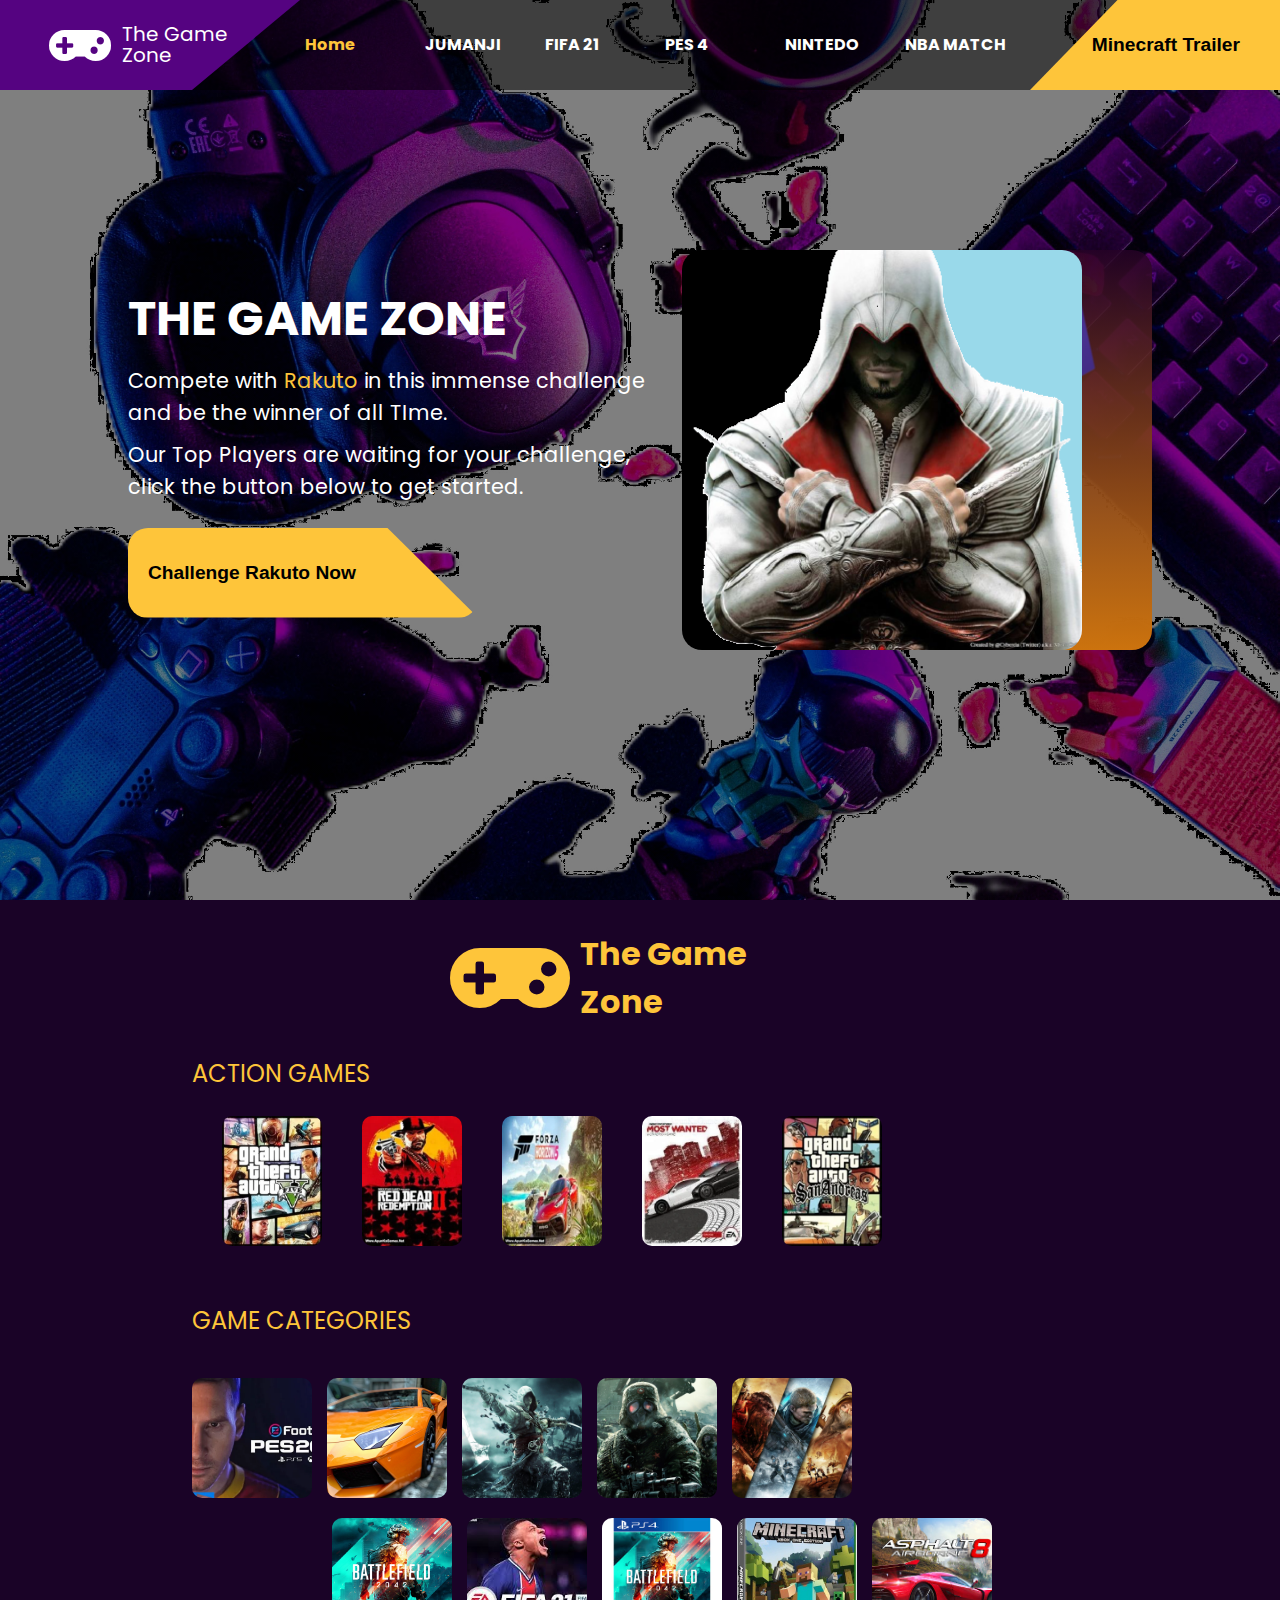
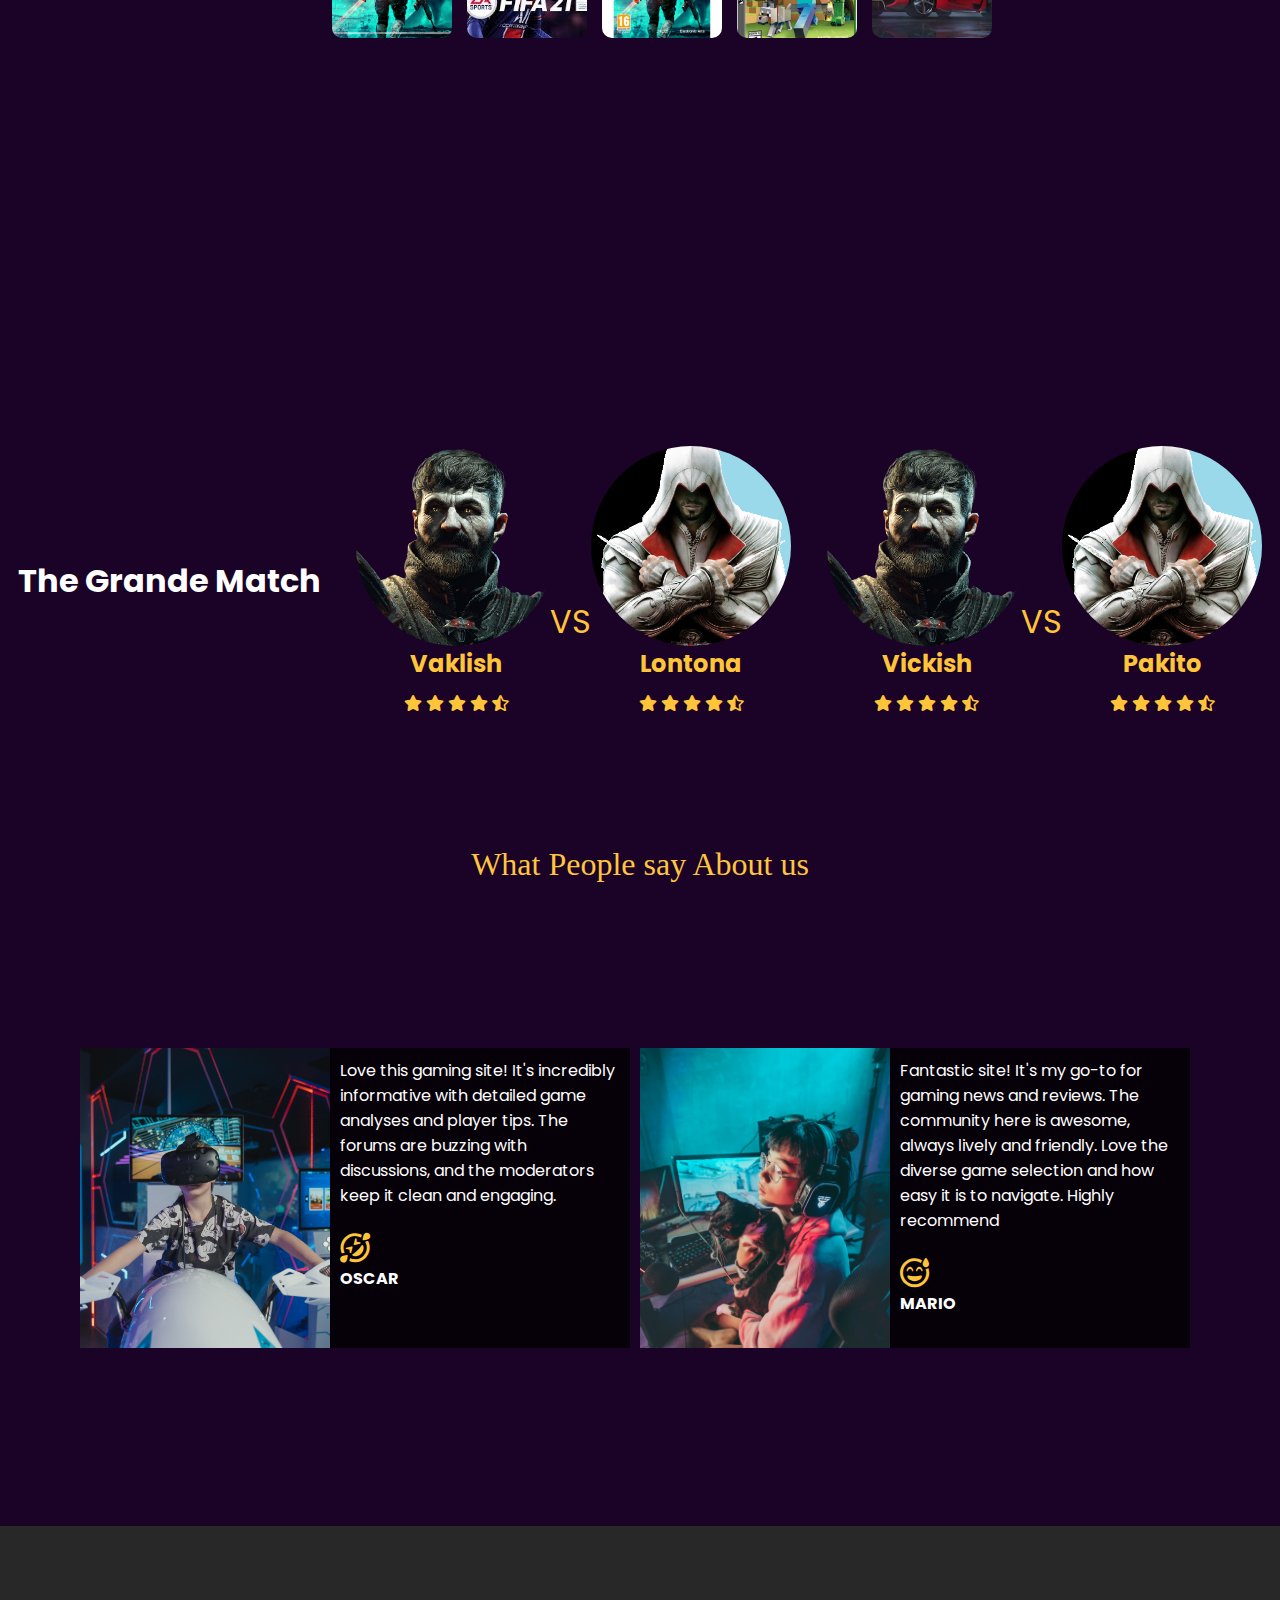
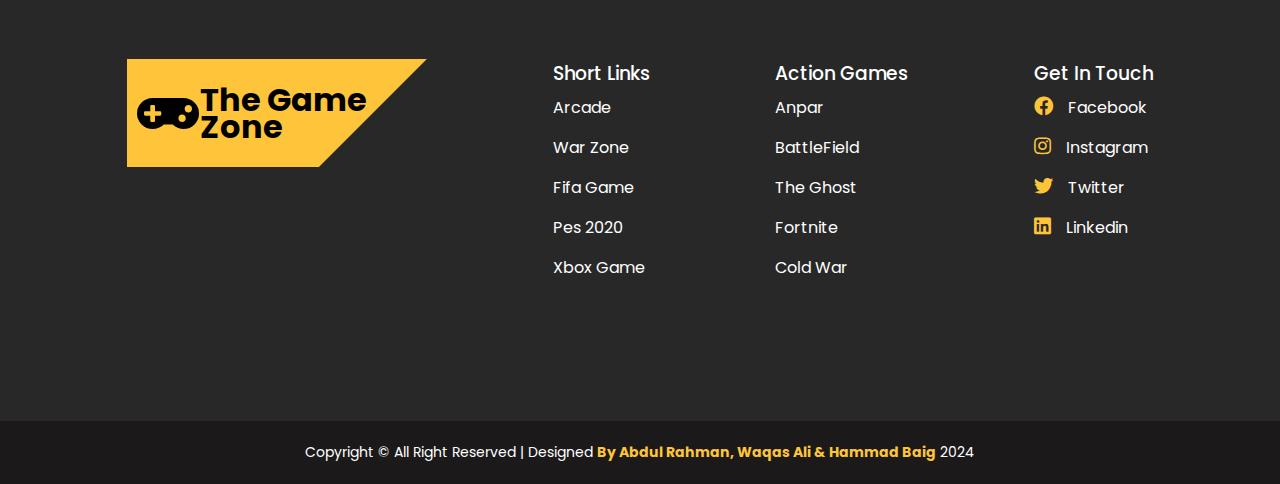
<file: index.html>
<!DOCTYPE html>
<html lang="en">
<head>
    <meta charset="UTF-8">
    <meta http-equiv="X-UA-Compatible" content="IE=edge">
    <meta name="viewport" content="width=device-width, initial-scale=1.0">
    <title>Gaming Website</title>
    <link rel="stylesheet" href="css/all.min.css">
    <link rel="stylesheet" href="css/style.css">
</head>
<body>

    
    <div class="container">
        <header>
            <div class="logo">
                <i class="fas fa-gamepad"></i>
                <p>The Game Zone</p>
            </div>
            <ul class="navbar">
                <li><a href="index.html" class="active">Home</a></li>
                <li><a href="jumanji.html">JUMANJI</a></li>
                <li><a href="add to cart.html">FIFA 21</a></li>
                <li><a href="pes.html">PES 4</a></li>
                <li><a href="#">NINTEDO</a></li>
                <li><a href="nbamatch.html">NBA MATCH</a></li>
            </ul>
            <!-- <button type="button" id="btn"><i class="fas fa-play"></i>PLAY NOW</button> -->
            <a href="minecraft.html"><button type="button" id="btn">Minecraft Trailer</button></a>
        </header>

        <div class="content-wrapper">
            <div class="content-desc">
                <h1>THE GAME ZONE</h1>
                <p>Compete with <span>Rakuto</span> in this immense challenge and be the 
                    winner of all TIme.</p>
                <p>Our Top Players are waiting for your challenge, click the 
                    button below to get started.</p>

                <a href="rakuto.html"><button id="btn2">Challenge Rakuto Now</button></a>
            </div>

            <div class="rakuto"></div>
        </div>
    </div>

    <div class="logo-section">
        <i class="fas fa-gamepad"></i>
        <h1>The Game Zone</h1>
    </div>
    
    <section class="section-1">
        <div class="section-1-wrapper">  
            <h1>ACTION GAMES</h1>
            <br>
            <div class="section-1-img">
                <a href="https://apunka.games/" target="_blank"><img src="images/gta v.webp" class="img img-1" alt=""></a>
                <a href="https://apunka.games/red-dead-redemption-2/" target="_blank"><img src="images/rdr2.webp" class="img img-2" alt=""></a>
                <a href="https://apunka.games/forza-horizon-5/" target="_blank"><img src="images/Forza-Horizon-5-244x300.webp" class="img img-3" alt=""></a>
                <a href="https://apunka.games/need-for-speed-most-wanted-2012/" target="_blank"><img src="images/need-for-speed-most-wanted-2012-cover-244x300.webp" class="img img-4" alt=""></a>
                <a href="https://apunka.games/gta-san-andreas-sa/" target="_blank"><img src="images/san-andreas-248x300.webp" class="img img-5" alt=""></a>
                
                
                
            
                
            </div>
        </div>
        
        <div class="game-categories">
            <h1>GAME CATEGORIES</h1>
            <div class="game-wrapper">
                <a href="#"><div class="gw gw-1"></div></a>
                <a href="#"><div class="gw gw-2"></div></a>
                <a href="#"><div class="gw gw-3"></div></a>
                <a href="#"><div class="gw gw-4"></div></a>
                <a href="#"><div class="gw gw-5"></div></a>
            </div>
    
            <div class="game-wrapper left">
                <a href="#"><div class="gw gw-6"></div></a>
                <a href="#"><div class="gw gw-7"></div></a>
                <a href="#"><div class="gw gw-8"></div></a>
                <a href="#"><div class="gw gw-9"></div></a>
                <a href="#"><div class="gw gw-10"></div></a>
            </div>
        </div>
    </section>

    <!-- New section is down here below -->

    <section class="section-2">
        <h1>The Grande Match</h1>
        <div class="players">
            <div class="p-image p-image-1"></div>
            <span>Vaklish</span>
            <div class="stars">
                <i class="fas fa-star"></i>
                <i class="fas fa-star"></i>
                <i class="fas fa-star"></i>
                <i class="fas fa-star"></i>
                <i class="fas fa-star-half-alt"></i>
            </div>
        </div>
        <!-- Player 2 -->
        <div class="players">
            <div class="p-image p-image-2"></div>
            <span>Lontona</span>
            <div class="stars">
                <i class="fas fa-star"></i>
                <i class="fas fa-star"></i>
                <i class="fas fa-star"></i>
                <i class="fas fa-star"></i>
                <i class="fas fa-star-half-alt"></i>
            </div>
        </div>
             <!-- Player 3 -->
        <div class="players">
            <div class="p-image p-image-3"></div>
            <span>Vickish</span>
            <div class="stars">
                <i class="fas fa-star"></i>
                <i class="fas fa-star"></i>
                <i class="fas fa-star"></i>
                <i class="fas fa-star"></i>
                <i class="fas fa-star-half-alt"></i>
            </div>
        </div>
             <!-- Player 4 -->
        <div class="players">
            <div class="p-image p-image-4"></div>
            <span>Pakito</span>
            <div class="stars">
                <i class="fas fa-star"></i>
                <i class="fas fa-star"></i>
                <i class="fas fa-star"></i>
                <i class="fas fa-star"></i>
                <i class="fas fa-star-half-alt"></i>
            </div>
        </div>
    </section>
    <div class="section-3">
        <br>
        <h1 style="font-family: fantasy; color: #fec53f; margin-top: 15px;">What People say About us</h1>
        <div class="section-3-wrapper">
            <div class="feedback"></div>
            <div class="feedback-desc">
                <p>Love this gaming site! It's incredibly informative with detailed game analyses and player tips. The forums are buzzing with discussions, and the moderators keep it clean and engaging.</p>
                <br>
                <i class="far fa-grin-squint-tears"></i><br>
                <h4>OSCAR</h4>
            </div>
            <!-- =========================== -->
            <div class="feedback f-img-2"></div>
            <div class="feedback-desc">
                <p>Fantastic site! It's my go-to for gaming news and reviews. The community here is awesome, always lively and friendly. Love the diverse game selection and how easy it is to navigate. Highly recommend</p>
                <br>
                <i class="far fa-grin-beam-sweat"></i><br>
                <h4>MARIO</h4>
            </div>
        </div>
    </div>

    <footer>
        <div class="footer-body">
            <div class="logo footer-logo">
                <i class="fas fa-gamepad"></i>
                <h1>The Game Zone</h1>
            </div>
            <ul>
                <h3>Short Links</h3>
                <li><a href="#">Arcade</a></li>
                <li><a href="#">War Zone</a></li>
                <li><a href="#">Fifa Game</a></li>
                <li><a href="#">Pes 2020</a></li>
                <li><a href="#">Xbox Game</a></li>
            </ul>

            <ul>
                <h3>Action Games</h3>
                <li><a href="#">Anpar</a></li>
                <li><a href="#">BattleField</a></li>
                <li><a href="#">The Ghost</a></li>
                <li><a href="#">Fortnite</a></li>
                <li><a href="#">Cold War</a></li>
            </ul>
            <ul>
                <h3>Get In Touch</h3>
                <li><a href="https://www.facebook.com/"><i class="fab fa-facebook"></i>Facebook</a></li>
                <li><a href="https://www.instagram.com/"><i class="fab fa-instagram"></i>Instagram</a></li>
                <li><a href="wiiter.html"><i class="fab fa-twitter"></i>Twitter</a></li>
                <li><a href="https://pk.linkedin.com/"><i class="fab fa-linkedin"></i>Linkedin</a></li>
            </ul>
        </div>
    </footer>
    <div class="footer-bottom">
        <p>Copyright &copy; All Right Reserved | Designed <span>By Abdul Rahman, Waqas Ali & Hammad Baig</span>  2024</p>
    </div>
</body>
</html>
</file>
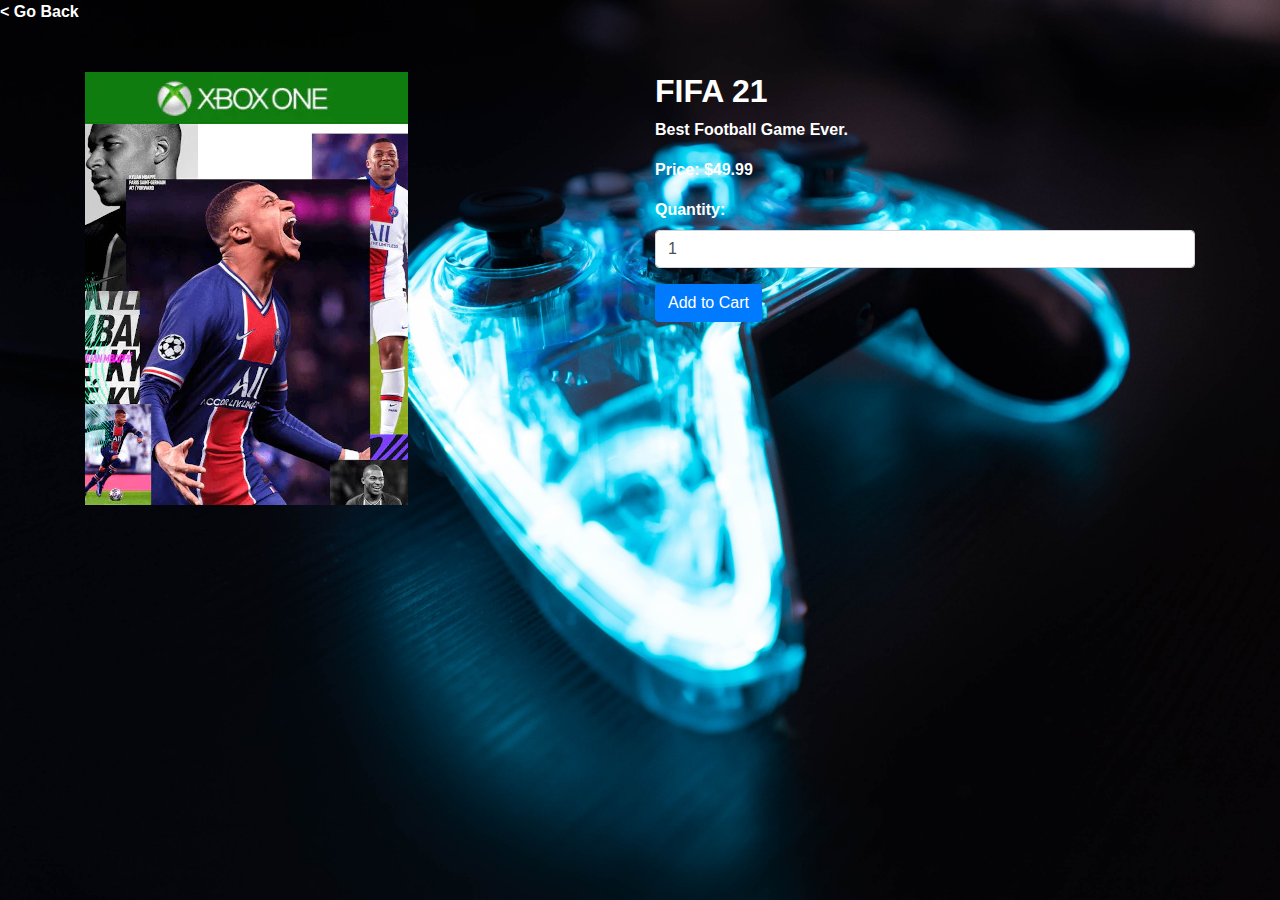
<file: add to cart.html>
<!DOCTYPE html>
<html lang="en">
<head>
  <meta charset="UTF-8">
  <meta name="viewport" content="width=device-width, initial-scale=1.0">
  <title>Add to Cart Page</title>
  <link href="https://stackpath.bootstrapcdn.com/bootstrap/4.5.2/css/bootstrap.min.css" rel="stylesheet">
  <style>
    /* Custom styles can be added here */
  </style>
</head>
<style>
    body{
        background-image: url(images/controller.jpg);
        background-attachment: fixed;
        background-repeat: no-repeat;
        background-size: cover;
        color: white;
        font-weight: bolder;
    }
</style>
<body>

  <a href="index.html" style="font-size: medium; text-decoration: none; color: white;"> < Go Back </a>

<div class="container mt-5">
  <div class="row">
    <div class="col-md-6">
      <img src="images/fifa21.webp" class="img-fluid" alt="Game Image">
    </div>
    <div class="col-md-6">
      <h2> <strong>FIFA 21</strong></h2>
      <p>Best Football Game Ever.</p>
      <p>Price: $49.99</p>
      <form>
        <div class="form-group">
          <label for="quantity">Quantity:</label>
          <input type="number" class="form-control" id="quantity" value="1">
        </div>
        <button type="submit" class="btn btn-primary">Add to Cart</button>
      </form>
    </div>
  </div>
</div>

<script src="https://code.jquery.com/jquery-3.5.1.slim.min.js"></script>
<script src="https://cdn.jsdelivr.net/npm/@popperjs/core@2.5.4/dist/umd/popper.min.js"></script>
<script src="https://stackpath.bootstrapcdn.com/bootstrap/4.5.2/js/bootstrap.min.js"></script>
</body>
</html>
</file>
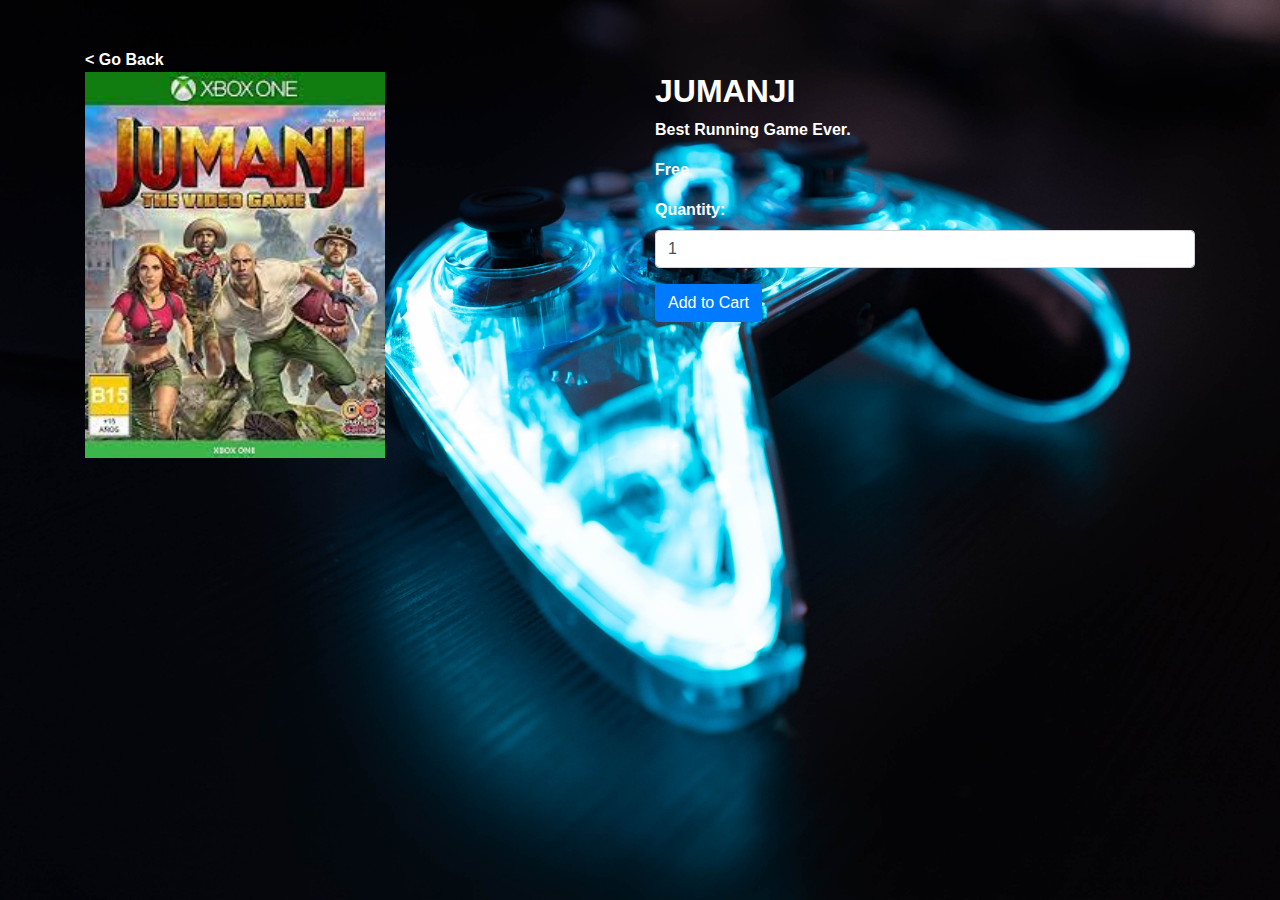
<file: jumanji.html>
<!DOCTYPE html>
<html lang="en">
<head>
  <meta charset="UTF-8">
  <meta name="viewport" content="width=device-width, initial-scale=1.0">
  <title>Add to Cart Page</title>
  <link href="https://stackpath.bootstrapcdn.com/bootstrap/4.5.2/css/bootstrap.min.css" rel="stylesheet">
  <style>
    /* Custom styles can be added here */
  </style>
</head>
<style>
    body{
        background-image: url(images/controller.jpg);
        background-attachment: fixed;
        background-repeat: no-repeat;
        background-size: cover;
        color: white;
        font-weight: bolder;
    }
</style>
<body>

<div class="container mt-5">

  <a href="index.html" style="font-size: medium; text-decoration: none; color: white;"> < Go Back </a>
  <div class="row">
    <div class="col-md-6">
      <img src="images/jumanji.jpg" class="img-fluid" alt="Game Image" width="300px">
    </div>
    <div class="col-md-6">
      <h2> <strong>JUMANJI</strong></h2>
      <p>Best Running Game Ever.</p>
      <p>Free</p>
      <form>
        <div class="form-group">
          <label for="quantity">Quantity:</label>
          <input type="number" class="form-control" id="quantity" value="1">
        </div>
        <button type="submit" class="btn btn-primary">Add to Cart</button>
      </form>
    </div>
  </div>
</div>

<script src="https://code.jquery.com/jquery-3.5.1.slim.min.js"></script>
<script src="https://cdn.jsdelivr.net/npm/@popperjs/core@2.5.4/dist/umd/popper.min.js"></script>
<script src="https://stackpath.bootstrapcdn.com/bootstrap/4.5.2/js/bootstrap.min.js"></script>
</body>
</html>
</file>
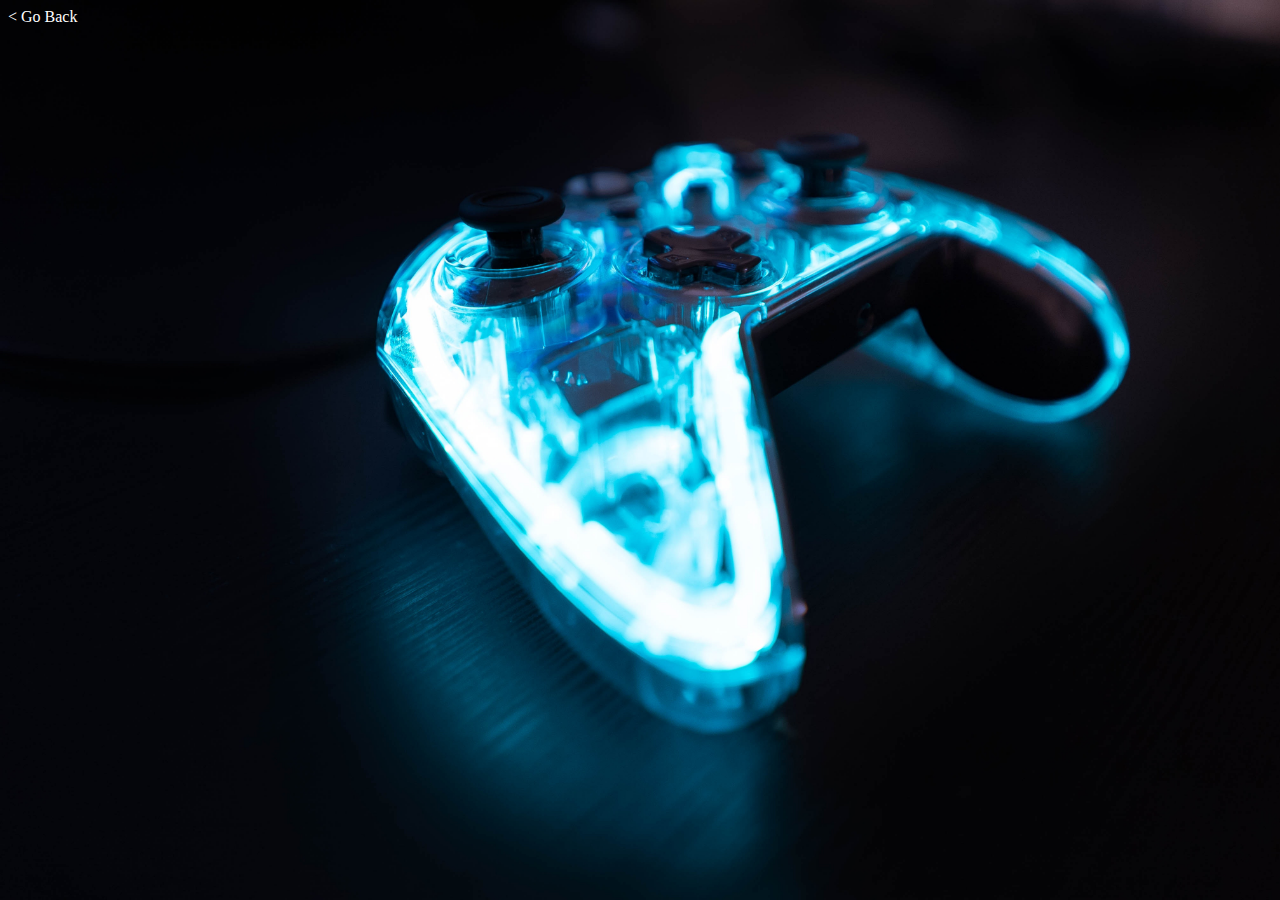
<file: minecraft.html>
<!DOCTYPE html>
<html lang="en">
<head>
    <meta charset="UTF-8">
    <meta name="viewport" content="width=device-width, initial-scale=1.0">
    <title>Minecraft Trailer</title>
</head>
<style>
    body{
        background-attachment: fixed;
        background-repeat: no-repeat;
        background-size: cover;
        background-image: url(images/controller.jpg);
    }
    .video{
        margin-top: 80px;
        margin-left: 200px;
    }
</style>
<body>

    <a href="index.html" style="font-size: medium; text-decoration: none; color: white;"> < Go Back </a>

    <div class="video">
        <iframe width="853" height="480" src="https://www.youtube.com/embed/GXr5glhGkzE" title="The Wild Update: Craft Your Path – Official Minecraft Launch Trailer" frameborder="0" allow="accelerometer; autoplay; clipboard-write; encrypted-media; gyroscope; picture-in-picture; web-share" referrerpolicy="strict-origin-when-cross-origin" allowfullscreen></iframe>

    </div>
    
</body>
</html>
</file>
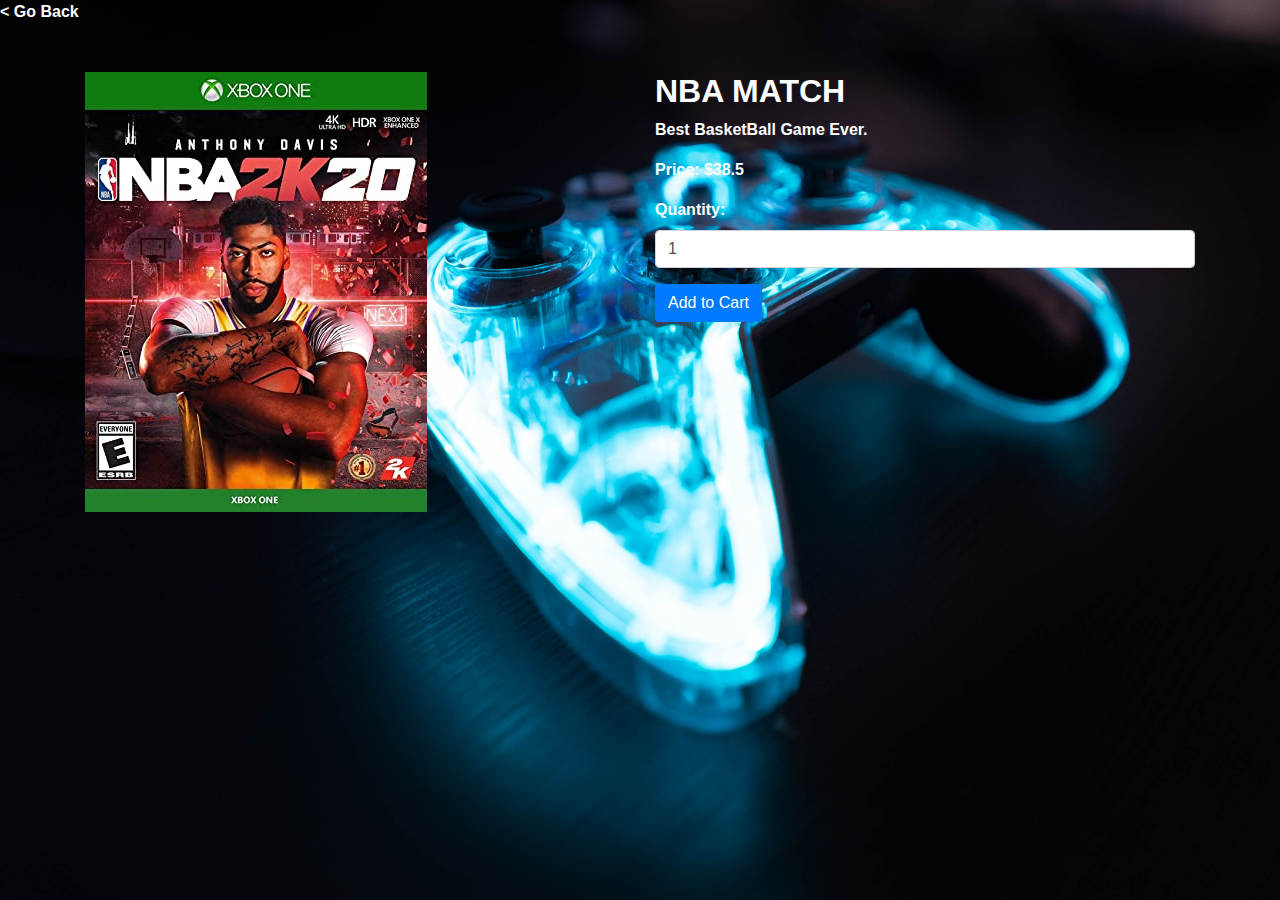
<file: nbamatch.html>
<!DOCTYPE html>
<html lang="en">
<head>
  <meta charset="UTF-8">
  <meta name="viewport" content="width=device-width, initial-scale=1.0">
  <title>Add to Cart Page</title>
  <link href="https://stackpath.bootstrapcdn.com/bootstrap/4.5.2/css/bootstrap.min.css" rel="stylesheet">
  <style>
    /* Custom styles can be added here */
  </style>
</head>
<style>
    body{
        background-image: url(images/controller.jpg);
        background-attachment: fixed;
        background-repeat: no-repeat;
        background-size: cover;
        color: white;
        font-weight: bolder;
    }
</style>
<body>

  <a href="index.html" style="font-size: medium; text-decoration: none; color: white;"> < Go Back </a>

<div class="container mt-5">
  <div class="row">
    <div class="col-md-6">
      <img src="images/nba.jpg" class="img-fluid" alt="Game Image">
    </div>
    <div class="col-md-6">
      <h2> <strong>NBA MATCH</strong></h2>
      <p>Best BasketBall Game Ever.</p>
      <p>Price: $38.5</p>
      <form>
        <div class="form-group">
          <label for="quantity">Quantity:</label>
          <input type="number" class="form-control" id="quantity" value="1">
        </div>
        <button type="submit" class="btn btn-primary">Add to Cart</button>
      </form>
    </div>
  </div>
</div>

<script src="https://code.jquery.com/jquery-3.5.1.slim.min.js"></script>
<script src="https://cdn.jsdelivr.net/npm/@popperjs/core@2.5.4/dist/umd/popper.min.js"></script>
<script src="https://stackpath.bootstrapcdn.com/bootstrap/4.5.2/js/bootstrap.min.js"></script>
</body>
</html>
</file>
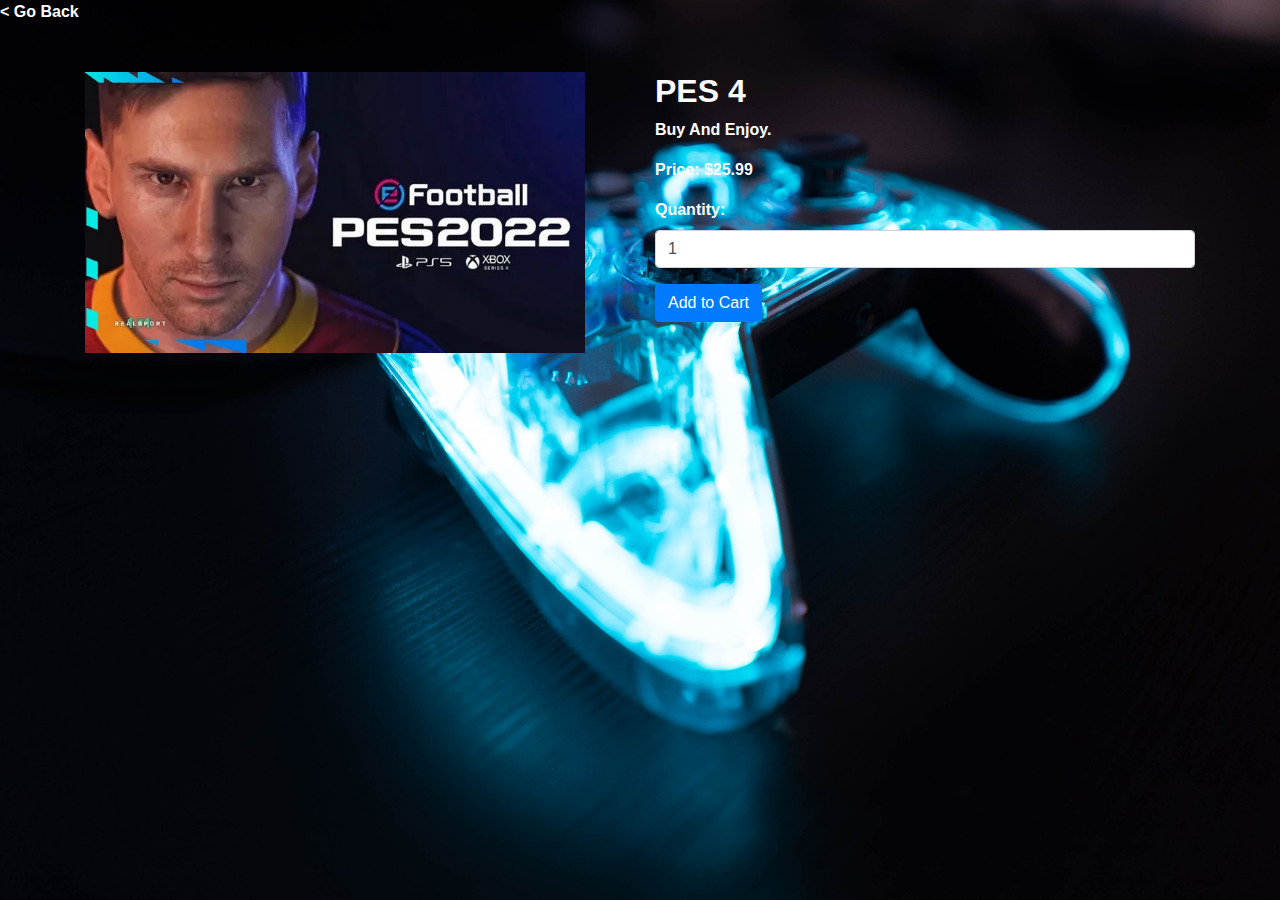
<file: pes.html>
<!DOCTYPE html>
<html lang="en">
<head>
  <meta charset="UTF-8">
  <meta name="viewport" content="width=device-width, initial-scale=1.0">
  <title>Add to Cart Page</title>
  <link href="https://stackpath.bootstrapcdn.com/bootstrap/4.5.2/css/bootstrap.min.css" rel="stylesheet">
  <style>
    /* Custom styles can be added here */
  </style>
</head>
<style>
    body{
        background-image: url(images/controller.jpg);
        background-attachment: fixed;
        background-repeat: no-repeat;
        background-size: cover;
        color: white;
        font-weight: bolder;
    }
</style>
<body>

  <a href="index.html" style="font-size: medium; text-decoration: none; color: white;"> < Go Back </a>

<div class="container mt-5">
  <div class="row">
    <div class="col-md-6">
      <img src="images/pes22.webp" class="img-fluid" alt="Game Image" width="500px" height="300px">
    </div>
    <div class="col-md-6">
      <h2> <strong>PES 4</strong></h2>
      <p>Buy And Enjoy.</p>
      <p>Price: $25.99</p>
      <form>
        <div class="form-group">
          <label for="quantity">Quantity:</label>
          <input type="number" class="form-control" id="quantity" value="1">
        </div>
        <button type="submit" class="btn btn-primary">Add to Cart</button>
      </form>
    </div>
  </div>
</div>

<script src="https://code.jquery.com/jquery-3.5.1.slim.min.js"></script>
<script src="https://cdn.jsdelivr.net/npm/@popperjs/core@2.5.4/dist/umd/popper.min.js"></script>
<script src="https://stackpath.bootstrapcdn.com/bootstrap/4.5.2/js/bootstrap.min.js"></script>
</body>
</html>
</file>
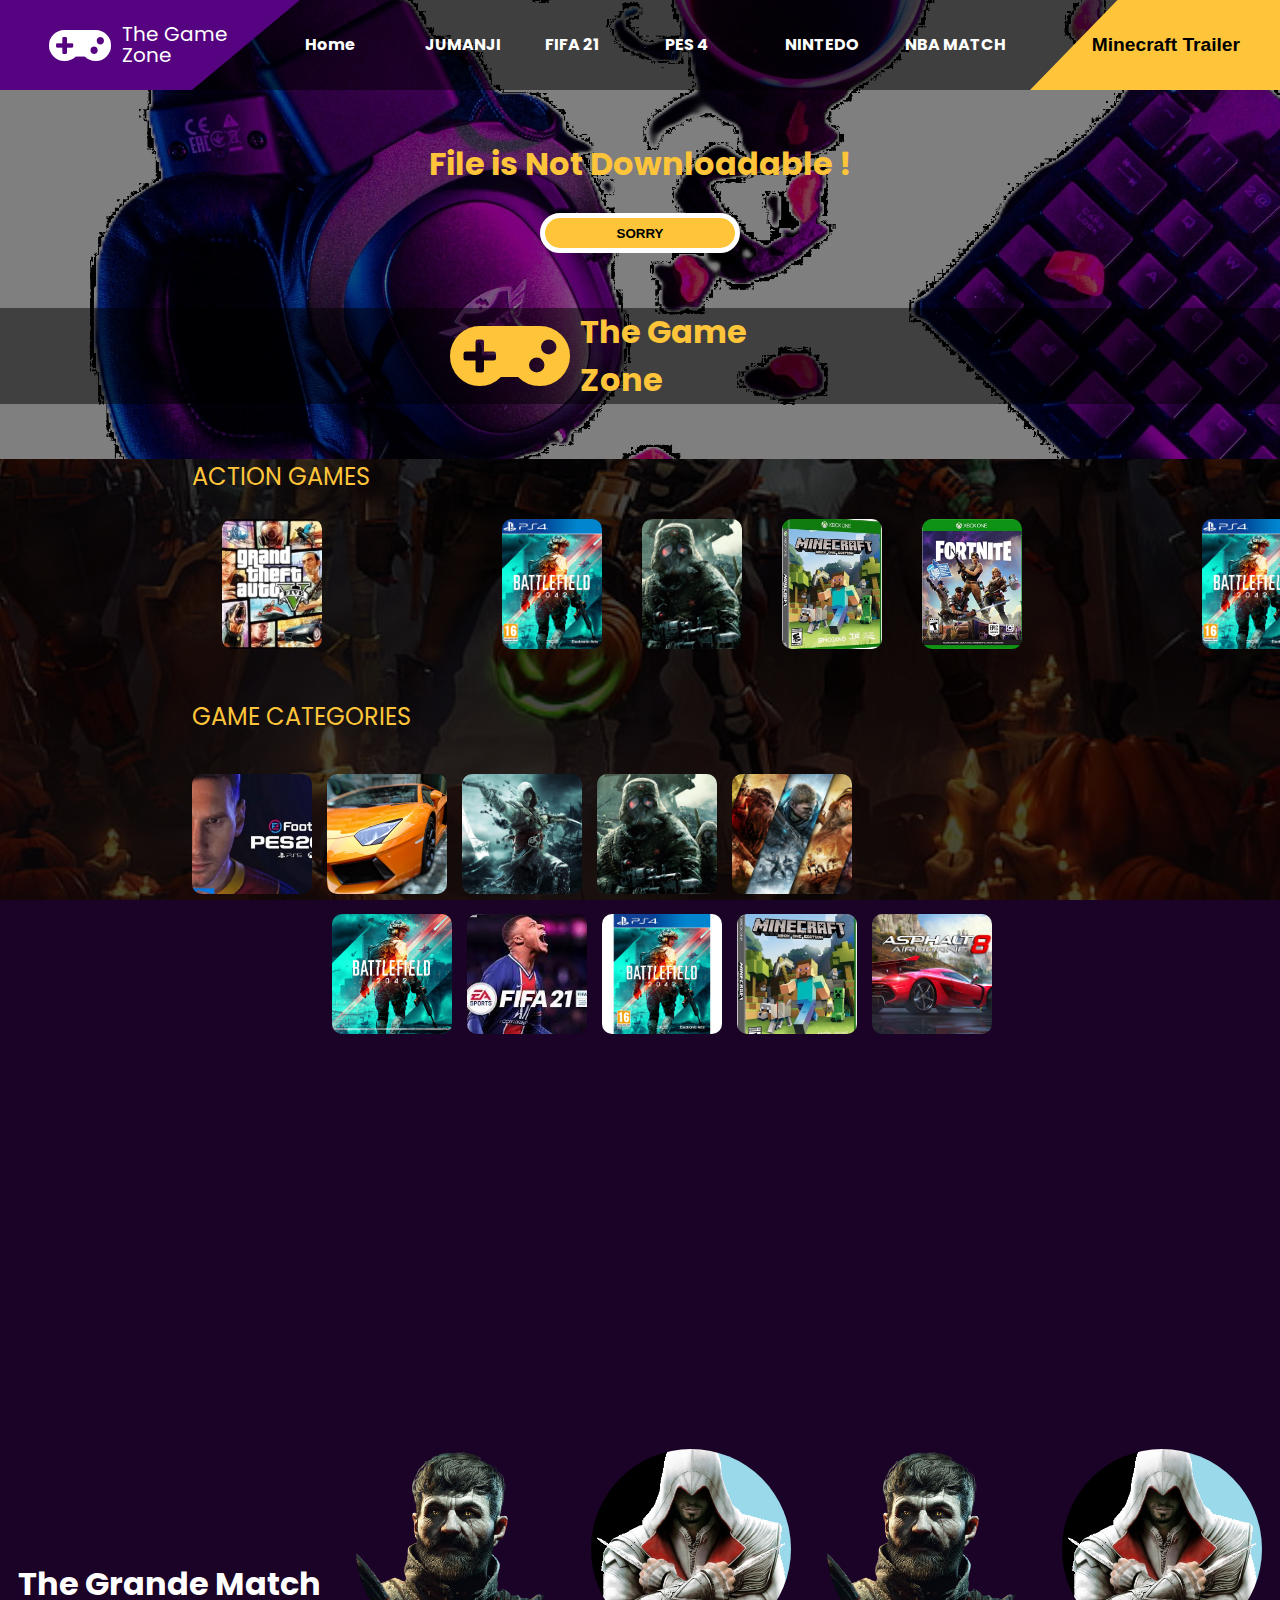
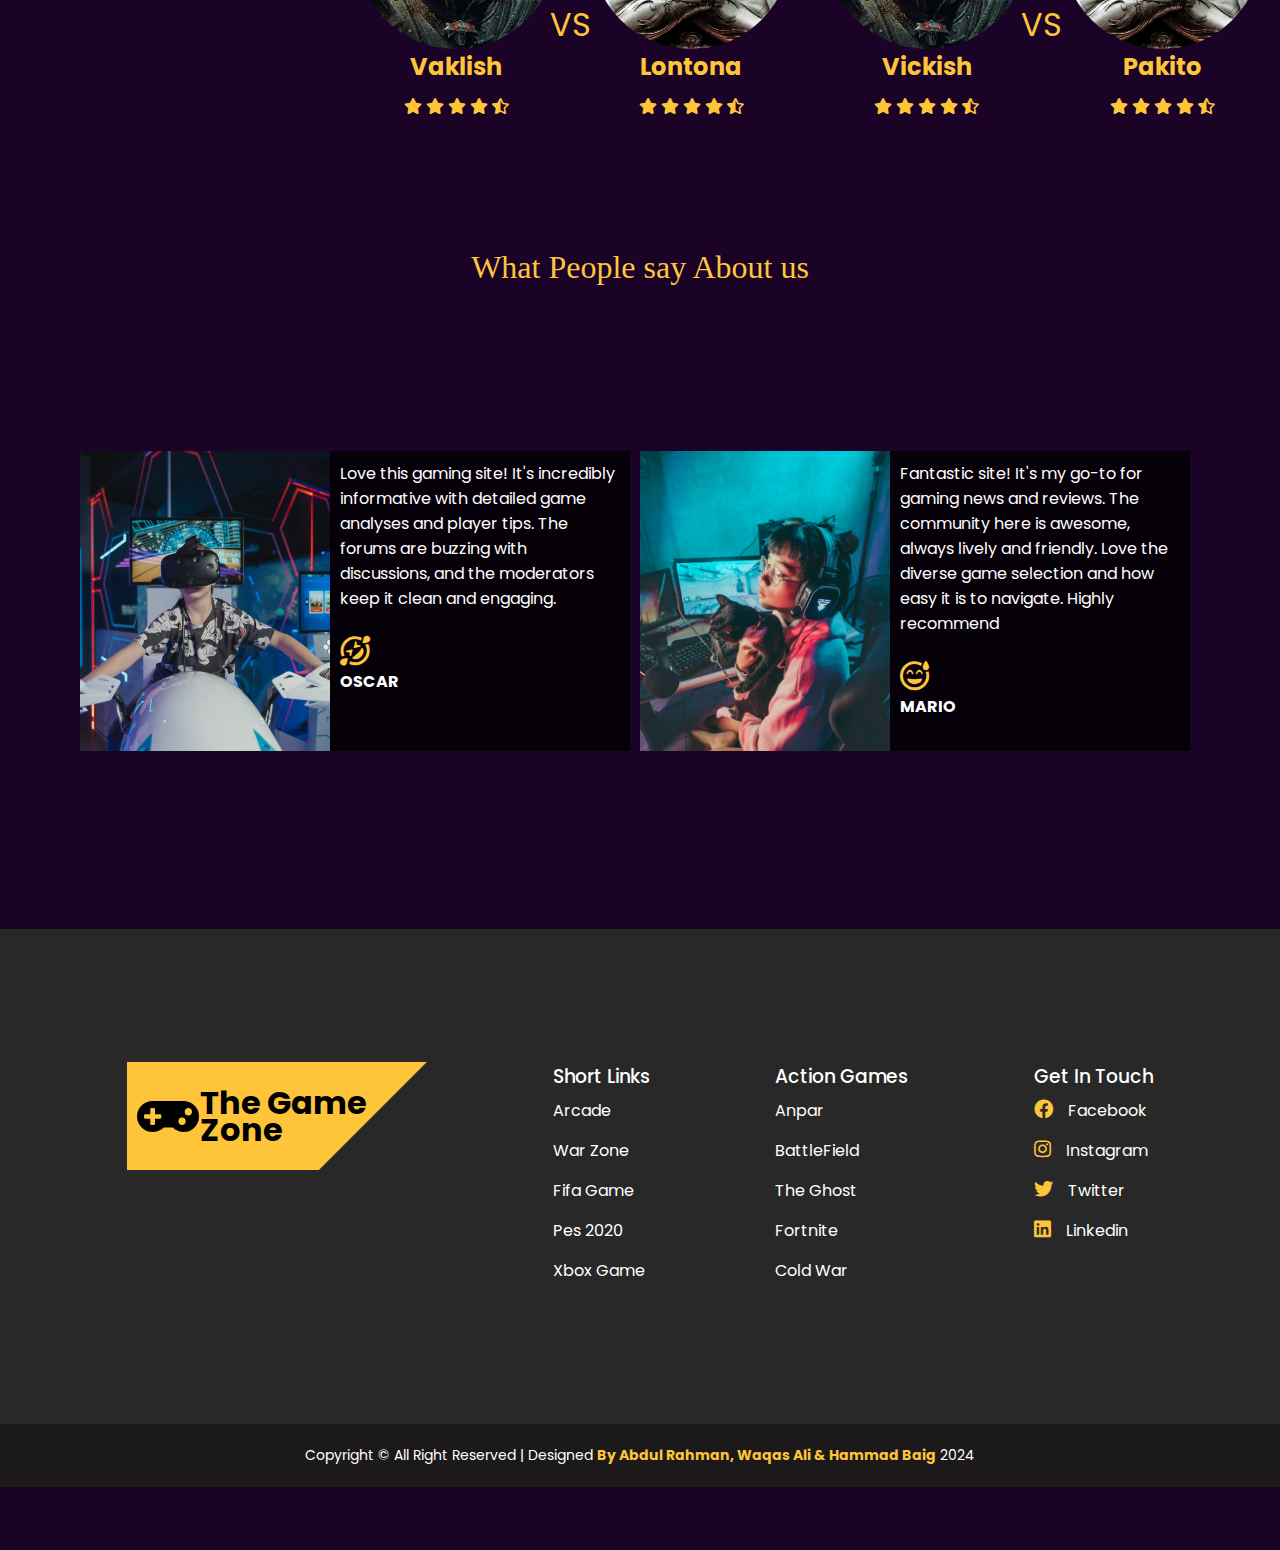
<file: rakuto.html>
<!DOCTYPE html>
<html lang="en">
<head>
    <meta charset="UTF-8">
    <meta http-equiv="X-UA-Compatible" content="IE=edge">
    <meta name="viewport" content="width=device-width, initial-scale=1.0">
    <title>Gaming Website</title>
    <link rel="stylesheet" href="css/all.min.css">
    <link rel="stylesheet" href="css/style.css">
    
</head>
<style>

    #fk
    
    b:hover{

        background-color: black;
        color: #fec53a;
        border: none;
        transition: 0.2s;

    }
  
</style>
<body>
    <div class="container">
        <header>
            <div class="logo">
                <i class="fas fa-gamepad"></i>
                <p>The Game Zone</p>
            </div>
            <ul class="navbar">
                <li><a href="index.html" >Home</a></li>
                <li><a href="jumanji.html">JUMANJI</a></li>
                <li><a href="add to cart.html">FIFA 21</a></li>
                <li><a href="pes.html">PES 4</a></li>
                <li><a href="#">NINTEDO</a></li>
                <li><a href="nbamatch.html">NBA MATCH</a></li>
            </ul>
            <!-- <button type="button" id="btn"><i class="fas fa-play"></i>PLAY NOW</button> -->
            <a href="minecraft.html"><button type="button" id="btn">Minecraft Trailer</button></a>
        </header>

        <br><br>

        <center><h1 style="color: #fec53a ; font-weight: bolder;" >File is Not Downloadable !</h1>

        <br>

        <button id="fk" style="cursor: pointer; height: 40px; width: 200px; border-radius: 20px; background-color: #fec53a; color: black; font-weight: bolder; border: 5px solid white;">SORRY</button></center>

        <br>

        <div class="logo-section" style="background-color: rgba(0, 0, 0, 0.493);">
            <i class="fas fa-gamepad"></i>
            <h1>The Game Zone</h1>
        </div>

        <br>

        <section class="section-1">
            <div class="section-1-wrapper">  
                <h1>ACTION GAMES</h1>
                <br>
                <div class="section-1-img">
                    <a href="#"><div class="img img-1"></div></a>
                    <a href="#"><div class="img img-2"></div></a>
                    <a href="#"><div class="img img-3"></div></a>
                    <a href="#"><div class="img img-4"></div></a>
                    <a href="#"><div class="img img-5"></div></a>
                    <a href="#"><div class="img img-6"></div></a>
                    <a href="#"><div class="img img-2"></div></a>
                    <a href="#"><div class="img img-3"></div></a>
                </div>
            </div>
            
            <div class="game-categories">
                <h1>GAME CATEGORIES</h1>
                <div class="game-wrapper">
                    <a href="#"><div class="gw gw-1"></div></a>
                    <a href="#"><div class="gw gw-2"></div></a>
                    <a href="#"><div class="gw gw-3"></div></a>
                    <a href="#"><div class="gw gw-4"></div></a>
                    <a href="#"><div class="gw gw-5"></div></a>
                </div>
        
                <div class="game-wrapper left">
                    <a href="#"><div class="gw gw-6"></div></a>
                    <a href="#"><div class="gw gw-7"></div></a>
                    <a href="#"><div class="gw gw-8"></div></a>
                    <a href="#"><div class="gw gw-9"></div></a>
                    <a href="#"><div class="gw gw-10"></div></a>
                </div>
            </div>
        </section>
    
        <!-- New section is down here below -->
    
        <section class="section-2">
            <h1>The Grande Match</h1>
            <div class="players">
                <div class="p-image p-image-1"></div>
                <span>Vaklish</span>
                <div class="stars">
                    <i class="fas fa-star"></i>
                    <i class="fas fa-star"></i>
                    <i class="fas fa-star"></i>
                    <i class="fas fa-star"></i>
                    <i class="fas fa-star-half-alt"></i>
                </div>
            </div>
            <!-- Player 2 -->
            <div class="players">
                <div class="p-image p-image-2"></div>
                <span>Lontona</span>
                <div class="stars">
                    <i class="fas fa-star"></i>
                    <i class="fas fa-star"></i>
                    <i class="fas fa-star"></i>
                    <i class="fas fa-star"></i>
                    <i class="fas fa-star-half-alt"></i>
                </div>
            </div>
                 <!-- Player 3 -->
            <div class="players">
                <div class="p-image p-image-3"></div>
                <span>Vickish</span>
                <div class="stars">
                    <i class="fas fa-star"></i>
                    <i class="fas fa-star"></i>
                    <i class="fas fa-star"></i>
                    <i class="fas fa-star"></i>
                    <i class="fas fa-star-half-alt"></i>
                </div>
            </div>
                 <!-- Player 4 -->
            <div class="players">
                <div class="p-image p-image-4"></div>
                <span>Pakito</span>
                <div class="stars">
                    <i class="fas fa-star"></i>
                    <i class="fas fa-star"></i>
                    <i class="fas fa-star"></i>
                    <i class="fas fa-star"></i>
                    <i class="fas fa-star-half-alt"></i>
                </div>
            </div>
        </section>
        <div class="section-3">
            <br>
            <h1 style="font-family: fantasy; color: #fec53f; margin-top: 15px;">What People say About us</h1>
            <div class="section-3-wrapper">
                <div class="feedback"></div>
                <div class="feedback-desc">
                    <p>Love this gaming site! It's incredibly informative with detailed game analyses and player tips. The forums are buzzing with discussions, and the moderators keep it clean and engaging.</p>
                    <br>
                    <i class="far fa-grin-squint-tears"></i><br>
                    <h4>OSCAR</h4>
                </div>
                <!-- =========================== -->
                <div class="feedback f-img-2"></div>
                <div class="feedback-desc">
                    <p>Fantastic site! It's my go-to for gaming news and reviews. The community here is awesome, always lively and friendly. Love the diverse game selection and how easy it is to navigate. Highly recommend</p>
                    <br>
                    <i class="far fa-grin-beam-sweat"></i><br>
                    <h4>MARIO</h4>
                </div>
            </div>
        </div>
    
        <footer>
            <div class="footer-body">
                <div class="logo footer-logo">
                    <i class="fas fa-gamepad"></i>
                    <h1>The Game Zone</h1>
                </div>
                <ul>
                    <h3>Short Links</h3>
                    <li><a href="#">Arcade</a></li>
                    <li><a href="#">War Zone</a></li>
                    <li><a href="#">Fifa Game</a></li>
                    <li><a href="#">Pes 2020</a></li>
                    <li><a href="#">Xbox Game</a></li>
                </ul>
    
                <ul>
                    <h3>Action Games</h3>
                    <li><a href="#">Anpar</a></li>
                    <li><a href="#">BattleField</a></li>
                    <li><a href="#">The Ghost</a></li>
                    <li><a href="#">Fortnite</a></li>
                    <li><a href="#">Cold War</a></li>
                </ul>
                <ul>
                    <h3>Get In Touch</h3>
                    <li><a href="https://www.facebook.com/"><i class="fab fa-facebook"></i>Facebook</a></li>
                    <li><a href="https://www.instagram.com/"><i class="fab fa-instagram"></i>Instagram</a></li>
                    <li><a href="wiiter.html"><i class="fab fa-twitter"></i>Twitter</a></li>
                    <li><a href="https://pk.linkedin.com/"><i class="fab fa-linkedin"></i>Linkedin</a></li>
                </ul>
            </div>
        </footer>
        <div class="footer-bottom">
            <p>Copyright &copy; All Right Reserved | Designed <span>By Abdul Rahman, Waqas Ali & Hammad Baig</span>  2024</p>
        </div>
            
        </body>




        
</html>
</file>
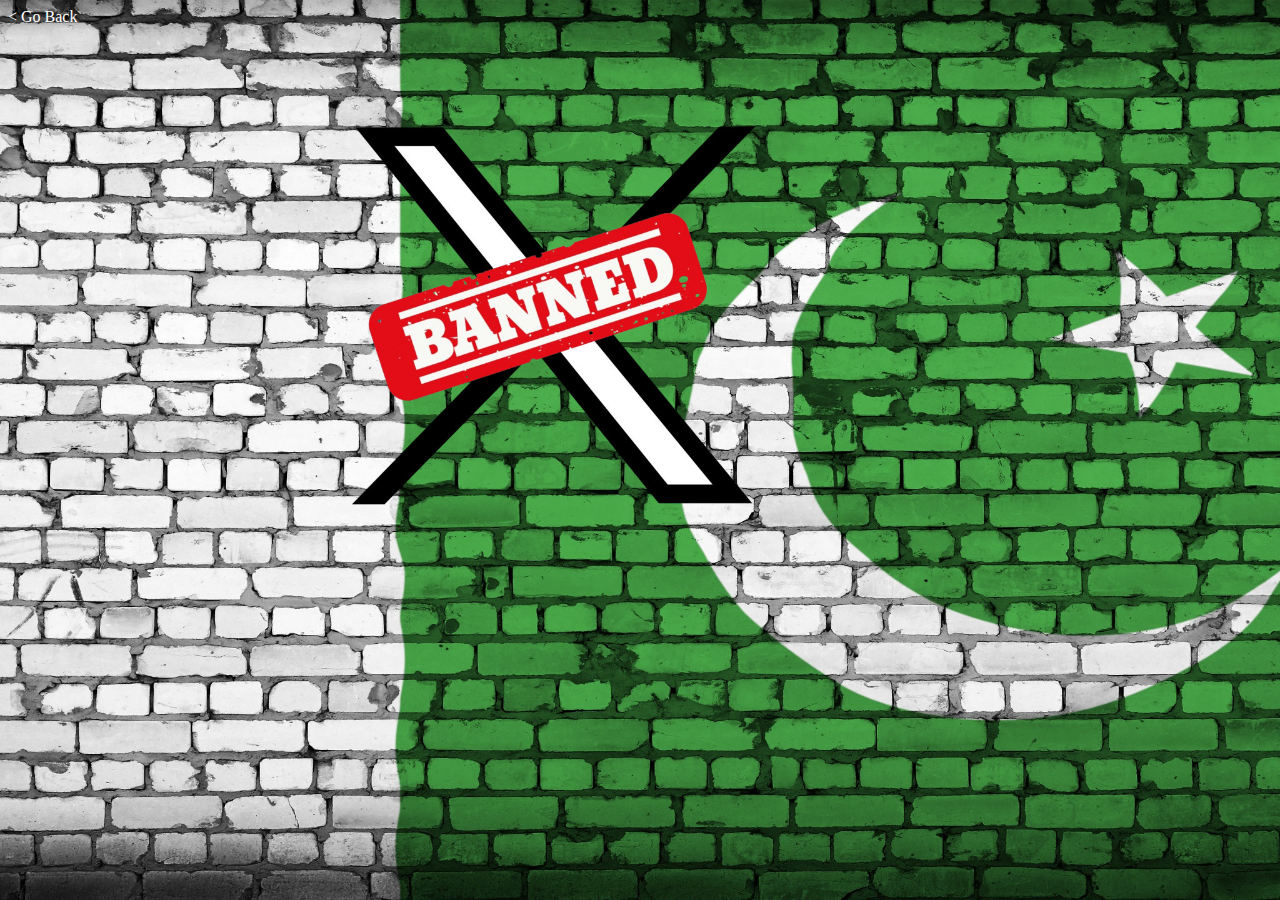
<file: wiiter.html>
<!DOCTYPE html>
<html lang="en">
<head>
    <meta charset="UTF-8">
    <meta name="viewport" content="width=device-width, initial-scale=1.0">
    <title>Error</title>
</head>
<style>
    body{
        background-image: url(images/twitter\ banned\ pic.jpg);
        background-attachment: fixed;
        background-repeat: no-repeat;
        background-size: cover;
    }
</style>
<body>

    <a href="index.html" style="font-size: medium; text-decoration: none; color: white;"> < Go Back </a>
    
</body>
</html>
</file>
<file: css/style.css>
@import url('https://fonts.googleapis.com/css2?family=Poppins:wght@400;500&family=Roboto&display=swap');
*{
    margin: 0;
    padding: 0;
    box-sizing: border-box;
    
}
body{
    background: #1a0327;
    font-family: 'Poppins', sans-serif;
    height: 350vh;
}
.container{
    width: 100%;
    height: 100vh;
    background: linear-gradient(rgba(0,0,0,0.5),rgba(0,0,0,0.5)), url(../images/b.jpg);
    background-size: cover;
    background-position: center;
    background-attachment: fixed;
}
header{
    width: 100%;
    height: 10vh;
    background:rgba(0,0,0,0.5);
    display: flex;
    align-items: center;
    justify-content: space-between;
}
.logo{
    width: 300px;
    height: 10vh;
    background: #550381;
    display: flex;
    align-items: center;
    justify-content: center;
    color: #fff;
    clip-path: polygon(0 0, 100% 0, 64% 100%, 0% 100%);
    padding: 10px;
    line-height: 1.3rem;
    animation-name: logo;
    animation-duration: 3s;
    animation-iteration-count: 1;
}
@keyframes logo{
    0%{
        width: 0px;
    }
    100%{
        width: 300px;
    }
}
.logo p{
    width: 130px;
    margin-left: 10px;
    font-size: 20px;
}
.logo .fas{
    font-size: 50px;
}
ul.navbar{
    display: flex;
    list-style: none;
}
ul.navbar li{
    width: 120px;
}
ul.navbar li a{
    text-decoration: none;
    color: #fff;
    font-weight: bold;
}
ul.navbar li a.active{
    color: #FEC53A;
}
ul.navbar li a:hover:not(.active){
    color: #FEC53A;
}
#btn{
    width: 250px;
    height: 10vh;
    background: #FEC53A;
    color: #000;
    outline: none;
    border: none;
    clip-path: polygon(35% 0, 100% 0, 100% 100%, 0% 100%);
    font-size: 1.2rem;
    font-weight: bold;
    text-align: right;
    padding-right: 40px;
    animation-name: log;
    animation-duration: 3s;
    animation-iteration-count: 1;
}
@keyframes log{
    0%{
        width: 0px;
    }
    100%{
        width: 250px;
    }
}

#btn .fas{
    margin-right: 10px;
}

/* Content desc starts here */
.content-wrapper{
    width: 80%;
    min-height: 80vh;
    margin: auto;
    display: flex;
    justify-content: space-between;
    align-items: center;
    color: #fff;
}
/* .content-desc{

} */

.content-desc h1{
    font-size: 3rem;
    margin-bottom: 10px;
}
.content-desc p{
    width: 550px;
    font-size: 1.3rem;
    line-height: 2rem;
    margin-bottom: 10px;
}
.content-desc span{
    color: #FEC53A;
}
#btn2{
    width: 350px;
    height: 10vh;
    padding-left: 20px;
    outline: none;
    border: none;
    background: #FEC53A;
    font-size: 1.2rem;
    font-weight: bold;
    margin-top: 15px;
    clip-path: polygon(0 0, 74% 0, 100% 100%, 0% 100%);
    border-radius: 20px;
    text-align: left;
    animation-name: button;
    animation-duration: 3s;
    animation-iteration-count: 1;
} 
@keyframes button{
    0%{
        height: 0px;
    }
    100%{
        height: 10vh;
    }
}
#btn2:hover{
    color: #FEC53A;
    background-color: black;
    transition: 0.2s;
    cursor: pointer;
}
.rakuto{
    width: 400px;
    height: 400px;
    background: linear-gradient(rgba(38, 2, 39, 0.849),rgb(204, 115, 14));
    background-size: cover;
    background-position: center;
    position: relative;
    border-radius: 20px;
}
.rakuto::before{
    content: '';
    width: 160px;
    height: 160px;
    background: url(../images/cube.png);
    background-position: center;
    background-size: cover;
    position: absolute;
    top: 10px;
    left: 200px;
    border-radius: 20px;
}
.rakuto::after{
    content: '';
    width: 400px;
    height: 400px;
    background: url(../images/rakuto.png);
    background-size: cover;
    background-position: center;
    position: absolute;
    bottom: 0px;
    left: -70px;
    border-radius: 20px;
}
.logo-section{
    display: flex;
    align-items: center;
    justify-content: center;
    margin: 30px 0;
}
.logo-section .fas{
    font-size: 6rem;
    color: #FEC53A;
}
.logo-section h1{
    width: 250px;
    font-size: 2rem;
    color: #FEC53A;
    margin-left: 10px;
    animation-name: btn;
    animation-duration: 2s;
    animation-iteration-count: 1;
}
@keyframes btn{
    0%{
        width: 0px;
    }
    100%{
        width: 250px;
    }
}
/* Section one starts here */

.section-1{
    width: 100%;
    height: 100vh;
    background: linear-gradient(rgba(0, 0, 0, 0.767),rgba(0, 0, 0, 0.712)),
    url(../images/fortnit.jpg);
    background-size: cover;
    background-position: center;
    background-attachment: fixed;

}
.section-1-wrapper{
    width: 70%;
    margin: auto;
}
.section-1 h1{
    width: 500px;
    color: #FEC53A;
    font-size: 1.5rem;
    position: relative;
    font-weight: 400;
}
.section-1-img{
    display: flex;
}
.section-1-img .img{
    width: 100px;
    height: 130px;
    background: url(../images/gta\ v.webp);
    margin-left: 30px;
    background-size: cover;
    background-position: center;
    margin-right: 10px;
    border-radius: 10px;
}
.section-1-img .img-2{
    background: url();
    background-size: cover;
    margin-left: 30px;
    background-position: center;
}
.section-1-img  .img-3{
    background: url(../images/battlefield.jpg);
    margin-left: 30px;
    background-size: cover;
    background-position: center;
}
.section-1-img  .img-4{
    background: url(../images/warxone.jpg);
    margin-left: 30px;
    background-size: cover;
    background-position: center;
}
.section-1-img  .img-5{
    background: url(../images/craft.jpeg);
    margin-left: 30px;
    background-size: cover;
    background-position: center;
}
.section-1-img  .img-6{
    background: url(../images/fortnite.jpg);
    background-size: cover;
    background-position: center;
}
.img:hover{
    transform: translateY(-10px);
}

/* Section 3 starts here */
.game-categories{
    width: 70%;
    margin: 50px auto;
    position: relative;
}
.game-categories h1{
    font-size: 1.5rem;
    margin-bottom: 20px;
    color: #FEC53A;
}
.game-wrapper{
    display: flex;
}
.gw{
    width: 120px;
    height: 120px;
    background: url(../images/asphalt8.jpg);
    background-size: cover;
    background-position: center;
    margin: 20px 15px 0 0;
    border-radius: 10px;
}
.gw:hover{
    transform: translateY(-10px);
}
.left{
    position: relative;
    right: -140px;
}

.gw-1{
    background: url(../images/pes22.webp);
    background-size: cover;
    background-position: center;
}
.gw-2{
    background: url(../images/carrace.jpg);
    background-size: cover;
    background-position: center;
}
.gw-3{
    background: url(../images/Anpar.jpg);
    background-size: cover;
    background-position: center;
}
.gw-4{
    background: url(../images/warxone.jpg);
    background-size: cover;
    background-position: center;
}
.gw-5{
    background: url(../images/wras.jpg);
    background-size: cover;
    background-position: center;
}
.gw-6{
    background: url(../images/battle.jpg);
    background-size: cover;
    background-position: center;
}
.gw-7{
    background: url(../images/download.jpg);
    background-size: cover;
    background-position: center;
}
.gw-8{
    background: url(../images/battlefield.jpg);
    background-size: cover;
    background-position: center;
}
.gw-9{
    background: url(../images/craft.jpeg);
    background-size: cover;
    background-position: center;
}
.section-2{
    width: 100%;
    height: 50vh;
    background-image:linear-gradient(rgba(0, 0, 0, 0.767),rgba(0, 0, 0, 0.712)),
    url(../images/flame.jpg);
    background-size: cover;
    background-position: center;
    background-attachment: fixed;
    display: flex;
    align-items: center;
    justify-content: space-around;
}
.section-2 h1{
    font-size: 2rem;
    color: #fff;
    margin: 20px 0;
}
.players{
    display: flex;
    flex-direction: column;
    text-align: center;
}
.p-image{
    width: 200px;
    height: 200px;
    background: url(../images/vaklish.png);
    background-size: cover;
    background-position: center;
    border-radius: 50%;
    position: relative;
}
.p-image-1::after{
    content: 'VS';
    position: absolute;
    right: -35px;
    bottom: 0;
    font-size: 2rem;
    color: #FEC53A;
}
.players span{
    font-size: 1.5rem;
    color: #FEC53A;
    font-weight: bold;
    margin-bottom: 10px;
}
.stars{
    color: #FEC53A;
}
.p-image-2{
    background: url(../images/rakuto.png);
    background-size: cover;
    background-position: center;
}

.p-image-2{
    background: url(../images/rakuto.png);
    background-size: cover;
    background-position: center;
}
.p-image-3::after{
    content: 'VS';
    position: absolute;
    right: -35px;
    bottom: 0;
    font-size: 2rem;
    color: #FEC53A;
}
.p-image-4{
    background: url(../images/rakuto.png);
    background-size: cover;
    background-position: center;
}
/* section 3 starts here */

.section-3{
    width: 100%;
    height: 80vh;
    background: linear-gradient(rgba(0,0,0,0.5),rgba(0,0,0,0.5)), url(../images/controller.jpg);
    background-size: cover;
    background-position: center;
    background-attachment: fixed;
}
.section-3 h1{
    font-size: 2rem;
    color: #fff;
    text-align: center;
    font-weight: 400;
}

.section-3-wrapper{
    display: flex;
    min-height: 70vh;
    align-items: center;
    justify-content: center;
}

.feedback{
    width: 250px;
    height: 300px;
    background: url(../images/feedback.jpg);
    background-position: center;
    background-size: cover;
 
}
.feedback-desc{
    width: 300px;
    height: 300px;
    background: rgba(0, 0, 0, 0.767);
    padding: 10px;
    color: #fff;
    margin-right: 10px;
}
.feedback-desc .far{
    color: #FEC53A;
    font-size: 30px;
}
.f-img-2{
    background: url(../images/image9.jpg);
    background-position: center;
    background-size: cover;
}
/* FOoter section */
footer{
    width: 100%;
    height: 55vh;
    background: #282828;
    display: flex;
    align-items: center;
    
}
.footer-body{
    width: 90%;
    margin: auto;
    display: flex;
    justify-content: space-around;
}
.footer-logo{
    height: 12vh;
    background-color: #FEC53A;
    color: #000;
    line-height: 1.7rem;
}
ul h3{
    color: #fff;
    font-weight: 450;
}
ul li{
    list-style: none;
    line-height: 2.5rem;
}
ul li a{
    text-decoration: none;
    color: #fff;
}
ul li a .fab{
    font-size: 1.2rem;
    color: #FEC53A;
    margin-right: 15px;
}
ul li a:hover{
    color: #FEC53A;
}
.footer-bottom{
    width: 100%;
    height: 7vh;
    background: #1B1919;
    color: #fff;
    display: flex;
    align-items: center;
    justify-content: center;
    font-size: 0.875rem;
}
.footer-bottom span{
    color: #FEC53A;
    font-weight: bold;
}
</file>
